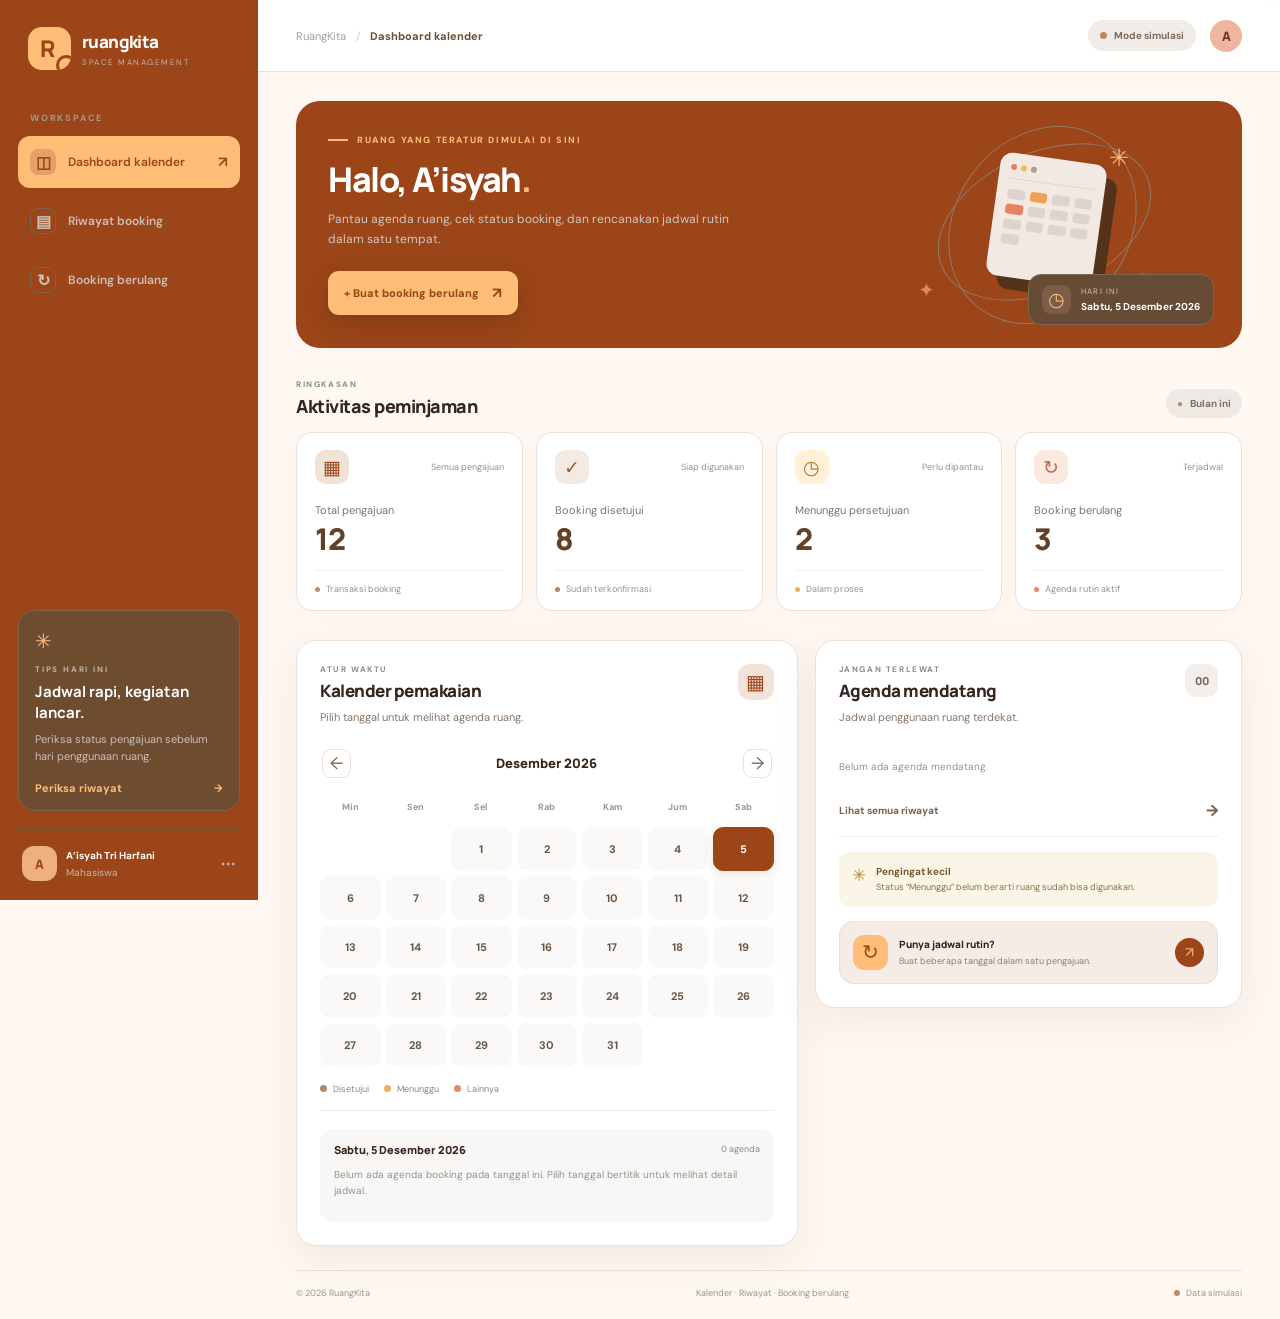
<file: index.html>
<!DOCTYPE html>
<html lang="id">
<head>
  <meta charset="utf-8" />
  <meta name="viewport" content="width=device-width, initial-scale=1.0" />
  <meta name="theme-color" content="#9b4518" />
  <title>RuangKita — Kalender & Riwayat</title>
  <link rel="preconnect" href="https://fonts.googleapis.com" />
  <link rel="preconnect" href="https://fonts.gstatic.com" crossorigin />
  <link href="https://fonts.googleapis.com/css2?family=DM+Sans:wght@400;500;600;700&family=Manrope:wght@400;500;600;700;800&display=swap" rel="stylesheet" />
  <link href="assets/style.css" rel="stylesheet" />
  <script src="assets/jquery.min.js"></script>
</head>
<body>
  <div class="app-shell">
    <aside class="sidebar" id="sidebar">
      <a class="brand" data-page="home" href="#" aria-label="RuangKita beranda">
        <span class="brand-mark" aria-hidden="true"><span>R</span><i></i></span>
        <span class="brand-copy"><b>ruangkita</b><small>SPACE MANAGEMENT</small></span>
      </a>

      <div class="side-label">WORKSPACE</div>
      <nav class="side-nav" aria-label="Navigasi utama">
        <a class="nav-link active" data-page="home" href="#"><span class="nav-icon">◫</span><span>Dashboard kalender</span><span class="nav-arrow">↗</span></a>
        <a class="nav-link ajax-link" data-title="Riwayat Booking" href="pages/riwayat.html"><span class="nav-icon">▤</span><span>Riwayat booking</span></a>
        <a class="nav-link ajax-link" data-title="Booking Berulang" href="pages/berulang.html"><span class="nav-icon">↻</span><span>Booking berulang</span></a>
      </nav>

      <div class="sidebar-tip">
        <span class="tip-spark">✳</span>
        <p class="tip-kicker">TIPS HARI INI</p>
        <b>Jadwal rapi, kegiatan lancar.</b>
        <p>Periksa status pengajuan sebelum hari penggunaan ruang.</p>
        <a class="tip-link ajax-link" data-title="Riwayat Booking" href="pages/riwayat.html">Periksa riwayat <span>→</span></a>
      </div>

      <div class="sidebar-bottom">
        <span class="avatar">A</span>
        <span class="profile-copy"><b>A’isyah Tri Harfani</b><small>Mahasiswa</small></span>
        <span class="profile-menu" aria-hidden="true">•••</span>
      </div>
    </aside>

    <main class="main-area">
      <header class="topbar">
        <div class="topbar-start">
          <button class="mobile-menu" id="mobileMenu" type="button" aria-label="Buka menu">☰</button>
          <div class="breadcrumb"><span>RuangKita</span><span class="crumb-slash">/</span><b id="pageTitle">Dashboard kalender</b></div>
        </div>
        <div class="topbar-right">
          <div class="prototype-label"><span class="live-dot"></span> Mode simulasi</div>
          <span class="avatar top-avatar" aria-label="Profil A’isyah">A</span>
        </div>
      </header>

      <section class="page-content" id="pageContent">
        <section class="welcome-hero">
          <div class="hero-copy">
            <p class="eyebrow"><span class="eyebrow-line"></span> RUANG YANG TERATUR DIMULAI DI SINI</p>
            <h1>Halo, A’isyah<span class="hero-period">.</span></h1>
            <p>Pantau agenda ruang, cek status booking, dan rencanakan jadwal rutin dalam satu tempat.</p>
            <a class="btn btn-lime ajax-link" data-title="Booking Berulang" href="pages/berulang.html">+ Buat booking berulang <span>↗</span></a>
          </div>
          <div class="hero-art" aria-hidden="true">
            <div class="art-orbit orbit-one"></div><div class="art-orbit orbit-two"></div>
            <div class="art-calendar"><div class="art-cal-top"><i></i><i></i><i></i></div><div class="art-cal-grid"><span></span><span></span><span></span><span></span><span></span><span></span><span></span><b></b><b></b><b></b><b></b><b></b><b></b></div></div>
            <span class="art-star star-a">✳</span><span class="art-star star-b">✦</span><span class="art-chip">AGENDA READY</span>
          </div>
          <div class="hero-date"><span class="date-icon">◷</span><span><small>HARI INI</small><b id="todayDate">Memuat tanggal…</b></span></div>
        </section>

        <div class="section-heading stats-heading"><div><span class="section-kicker">RINGKASAN</span><h2>Aktivitas peminjaman</h2></div><span class="period-chip"><span>●</span> Bulan ini</span></div>
        <div class="stats-grid">
          <article class="stat-card stat-total"><div class="stat-card-head"><span class="stat-symbol">▦</span><span class="stat-trend">Semua pengajuan</span></div><p>Total pengajuan</p><div class="stat-value">12</div><div class="stat-foot"><span class="foot-marker"></span> Transaksi booking</div></article>
          <article class="stat-card stat-approved"><div class="stat-card-head"><span class="stat-symbol">✓</span><span class="stat-trend">Siap digunakan</span></div><p>Booking disetujui</p><div class="stat-value">8</div><div class="stat-foot"><span class="foot-marker"></span> Sudah terkonfirmasi</div></article>
          <article class="stat-card stat-pending"><div class="stat-card-head"><span class="stat-symbol">◷</span><span class="stat-trend">Perlu dipantau</span></div><p>Menunggu persetujuan</p><div class="stat-value">2</div><div class="stat-foot"><span class="foot-marker"></span> Dalam proses</div></article>
          <article class="stat-card stat-recurring"><div class="stat-card-head"><span class="stat-symbol">↻</span><span class="stat-trend">Terjadwal</span></div><p>Booking berulang</p><div class="stat-value">3</div><div class="stat-foot"><span class="foot-marker"></span> Agenda rutin aktif</div></article>
        </div>

        <div class="dashboard-grid">
          <section class="panel calendar-panel">
            <div class="panel-heading"><div><span class="section-kicker">ATUR WAKTU</span><h2>Kalender pemakaian</h2><p class="muted">Pilih tanggal untuk melihat agenda ruang.</p></div><span class="panel-icon">▦</span></div>
            <div class="calendar-toolbar"><button class="calendar-nav" id="prevMonth" type="button" aria-label="Bulan sebelumnya">←</button><b id="calendarMonth">Bulan</b><button class="calendar-nav" id="nextMonth" type="button" aria-label="Bulan berikutnya">→</button></div>
            <div class="calendar-grid" id="calendar" aria-label="Kalender bulanan"></div>
            <div class="calendar-legend"><span><i class="legend-dot approved-dot"></i> Disetujui</span><span><i class="legend-dot pending-dot"></i> Menunggu</span><span><i class="legend-dot other-dot"></i> Lainnya</span></div>
            <div class="selected-date-panel" id="selectedDatePanel" aria-live="polite"></div>
          </section>

          <section class="panel agenda-panel">
            <div class="panel-heading"><div><span class="section-kicker">JANGAN TERLEWAT</span><h2>Agenda mendatang</h2><p class="muted">Jadwal penggunaan ruang terdekat.</p></div><span class="agenda-count" id="upcomingCount">03</span></div>
            <div class="schedule-list" id="upcomingList">
              <div class="schedule-item"><div class="schedule-date"><b>27</b><small>OKT</small></div><div class="schedule-detail"><b>K2.03.04</b><span>Diskusi kelompok · 09.00–11.00</span></div><span class="status-badge approved">Disetujui</span></div>
              <div class="schedule-item"><div class="schedule-date"><b>28</b><small>OKT</small></div><div class="schedule-detail"><b>K4.02.01</b><span>Rapat organisasi · 13.00–15.00</span></div><span class="status-badge pending">Menunggu</span></div>
              <div class="schedule-item"><div class="schedule-date"><b>30</b><small>OKT</small></div><div class="schedule-detail"><b>K1.06.03</b><span>Belajar kelompok · 10.00–12.00</span></div><span class="status-badge approved">Disetujui</span></div>
            </div>
            <a class="panel-action ajax-link" data-title="Riwayat Booking" href="pages/riwayat.html">Lihat semua riwayat <span>→</span></a>
            <div class="agenda-note"><span>✳</span><p><b>Pengingat kecil</b><br />Status “Menunggu” belum berarti ruang sudah bisa digunakan.</p></div>
            <div class="recurring-banner"><div class="recurring-symbol">↻</div><div><b>Punya jadwal rutin?</b><p>Buat beberapa tanggal dalam satu pengajuan.</p></div><a class="round-arrow ajax-link" data-title="Booking Berulang" href="pages/berulang.html" aria-label="Buka booking berulang">↗</a></div>
          </section>
        </div>

        <footer class="footer"><span>© 2026 RuangKita</span><span>Kalender · Riwayat · Booking berulang</span><span class="demo-foot"><i></i> Data simulasi</span></footer>
      </section>
    </main>
  </div>
  <script src="assets/pages-data.js"></script>
  <script src="assets/app.js"></script>
</body>
</html>
</file>
<file: assets/style.css>
:root{--forest:#9b4518;--forest-2:#ad531d;--forest-3:#c86b2b;--lime:#ffbd78;--lime-dark:#f4a256;--paper:#fff8f2;--white:#fff;--ink:#34251d;--muted:#8a7668;--line:#efe0d3;--soft:#fff0e4;--coral:#e98568;--gold:#edbf61;--shadow:0 14px 42px rgba(63,35,17,.075);--radius:20px}
*{box-sizing:border-box}html{scroll-behavior:smooth}body{margin:0;background:var(--paper);font-family:"DM Sans",Arial,sans-serif;color:var(--ink);font-size:14px}button,input,select,textarea{font:inherit}button,a,select,input,textarea{-webkit-tap-highlight-color:transparent}button{cursor:pointer}a{color:inherit}.app-shell{min-height:100vh}.sidebar{width:258px;background:var(--forest);color:#fff;position:fixed;inset:0 auto 0 0;padding:27px 18px 18px;display:flex;flex-direction:column;z-index:30;overflow-y:auto}.brand{display:flex;align-items:center;gap:11px;text-decoration:none;color:#fff;padding:0 10px 42px}.brand-mark{width:43px;height:43px;border-radius:14px;background:var(--lime);color:var(--forest);display:grid;place-items:center;font:800 23px Manrope,sans-serif;position:relative;overflow:hidden}.brand-mark span{transform:translate(-2px,-1px)}.brand-mark i{position:absolute;width:20px;height:20px;border:3px solid var(--forest);border-radius:50%;right:-5px;bottom:-5px;background:transparent}.brand-copy b{display:block;font:800 17px Manrope,sans-serif;letter-spacing:-.6px}.brand-copy small{display:block;color:#c2b4a9;font-size:8px;letter-spacing:1.5px;margin-top:4px}.side-label{font-size:9px;letter-spacing:1.8px;font-weight:700;color:#a6978b;padding:0 12px 12px}.side-nav{display:grid;gap:7px}.nav-link{display:flex;align-items:center;gap:12px;text-decoration:none;color:#cac0b7;padding:13px 12px;border-radius:12px;font-weight:600;font-size:12px;transition:background .18s,color .18s}.nav-icon{width:26px;height:26px;border:1px solid #7b634f;border-radius:8px;display:grid;place-items:center;font-size:16px;flex-shrink:0}.nav-link:hover{background:#6c4d35;color:#fff}.nav-link.active{background:var(--lime);color:var(--forest)}.nav-link.active .nav-icon{background:#e5a068;border-color:#e5a068}.nav-arrow{margin-left:auto;font-size:15px}.sidebar-tip{margin-top:auto;border:1px solid #7b6552;background:#6d4c30;border-radius:17px;padding:17px 16px 15px;position:relative;margin-bottom:17px}.tip-spark{color:var(--lime);font-size:20px}.tip-kicker{font-size:8px;letter-spacing:1.8px;color:#c4b4a7;font-weight:700;margin:10px 0 8px}.sidebar-tip>b{display:block;font:700 15px/1.35 Manrope,sans-serif;max-width:170px}.sidebar-tip>p:not(.tip-kicker){font-size:11px;line-height:1.6;color:#cbbfb6;margin:8px 0 15px}.tip-link{font-size:11px;color:var(--lime);font-weight:700;text-decoration:none;display:flex;justify-content:space-between}.sidebar-bottom{display:flex;align-items:center;gap:9px;padding:17px 4px 1px;border-top:1px solid #6f5846}.avatar{width:35px;height:35px;border-radius:12px;background:#edb07e;color:var(--forest);display:grid;place-items:center;font:800 13px Manrope,sans-serif;flex-shrink:0}.profile-copy{min-width:0}.profile-copy b{display:block;font-size:10px;white-space:nowrap}.profile-copy small{display:block;color:#c2b4a9;font-size:10px;margin-top:4px}.profile-menu{margin-left:auto;color:#bdb0a6;font-size:12px;letter-spacing:1px}.main-area{margin-left:258px;min-height:100vh}.topbar{height:72px;background:rgba(255,255,255,.88);border-bottom:1px solid var(--line);display:flex;align-items:center;justify-content:space-between;padding:0 38px;position:sticky;top:0;z-index:15;backdrop-filter:blur(12px)}.topbar-start,.topbar-right{display:flex;align-items:center;gap:14px}.breadcrumb{font-size:11px;color:#99a49c}.breadcrumb b{color:#68503b;font-weight:700}.crumb-slash{margin:0 10px;color:#cbc7c3}.prototype-label{font-size:10px;font-weight:700;color:#7b6a5b;background:#f2ece8;border-radius:30px;padding:9px 12px;display:flex;align-items:center;gap:7px}.live-dot,.demo-foot i{width:7px;height:7px;border-radius:50%;background:#bb8b63;display:inline-block}.top-avatar{width:32px;height:32px;border-radius:50%;background:#f0b59f;color:#633c2d}.mobile-menu{display:none;background:transparent;border:1px solid var(--line);border-radius:10px;width:38px;height:38px;color:var(--forest);font-size:18px}.page-content,.subpage{padding:29px 38px 20px;max-width:1600px;margin:0 auto}.welcome-hero{min-height:247px;background:var(--forest);color:#fff;border-radius:24px;padding:30px 32px;position:relative;overflow:hidden;display:flex;align-items:center;margin-bottom:31px}.hero-copy{position:relative;z-index:2;max-width:560px}.eyebrow{display:flex;align-items:center;gap:9px;color:#957962;font-size:9px;letter-spacing:1.6px;font-weight:800;margin:0 0 13px}.welcome-hero .eyebrow{color:var(--lime)}.eyebrow-line{display:inline-block;width:20px;height:2px;background:currentColor}.welcome-hero h1,.subpage-hero h1{font:800 34px/1.18 Manrope,sans-serif;letter-spacing:-1.5px;margin:0 0 10px}.hero-period{color:var(--coral)}.welcome-hero .hero-period{color:var(--lime)}.hero-copy>p:not(.eyebrow){max-width:430px;color:#d0c7bf;line-height:1.7;font-size:12px;margin:0 0 22px}.btn{display:inline-flex;align-items:center;justify-content:center;gap:13px;border:0;border-radius:11px;padding:12px 16px;text-decoration:none;font-size:11px;font-weight:800;transition:transform .17s,box-shadow .17s,background .17s}.btn:hover{transform:translateY(-1px)}.btn-lime{background:var(--lime);color:var(--forest);box-shadow:0 8px 22px #442a1440}.btn-lime:hover{background:#f1c29b}.btn-lime span{font-size:15px}.hero-art{position:absolute;right:9%;top:18px;width:260px;height:212px;opacity:.98}.art-orbit{position:absolute;border:1px solid #917c6b;border-radius:50%;transform:rotate(-24deg)}.orbit-one{width:225px;height:140px;right:0;top:33px}.orbit-two{width:175px;height:210px;right:27px;top:1px;transform:rotate(37deg)}.art-calendar{position:absolute;right:57px;top:39px;width:107px;height:124px;border-radius:12px;background:#f5eee9;box-shadow:12px 12px 0 #53341b;transform:rotate(8deg);padding:11px}.art-cal-top{display:flex;gap:4px;border-bottom:1px solid #e3dcd6;padding-bottom:8px}.art-cal-top i{width:6px;height:6px;background:var(--coral);border-radius:50%}.art-cal-top i:nth-child(2){background:var(--gold)}.art-cal-top i:nth-child(3){background:#b89f8b}.art-cal-grid{display:grid;grid-template-columns:repeat(4,1fr);gap:5px;margin-top:10px}.art-cal-grid span,.art-cal-grid b{height:10px;border-radius:3px;background:#e0d8d2}.art-cal-grid span:nth-child(2),.art-cal-grid b:nth-child(2){background:var(--lime-dark)}.art-cal-grid span:nth-child(5),.art-cal-grid b:nth-child(4){background:#e98668}.art-star{position:absolute;color:var(--lime);font-size:24px}.star-a{right:28px;top:23px}.star-b{left:21px;bottom:28px;color:var(--coral);font-size:20px}.art-chip{position:absolute;right:2px;bottom:28px;background:var(--lime);color:var(--forest);padding:8px 11px;border-radius:30px;font-size:8px;letter-spacing:1px;font-weight:800;transform:rotate(-5deg)}.hero-date{position:absolute;right:28px;bottom:23px;display:flex;align-items:center;gap:10px;background:#674c35;border:1px solid #796757;border-radius:13px;padding:10px 13px;z-index:3}.date-icon{width:29px;height:29px;display:grid;place-items:center;border-radius:9px;background:#7b5e47;color:var(--lime);font-size:19px}.hero-date small{display:block;color:#cdc0b5;font-size:8px;letter-spacing:1.2px;margin-bottom:4px}.hero-date b{display:block;font-size:10px;color:#fff}.section-heading{display:flex;align-items:end;justify-content:space-between;gap:12px}.stats-heading{margin-bottom:14px}.section-kicker{display:block;color:#849189;font-size:8px;font-weight:800;letter-spacing:1.6px;margin-bottom:6px}.section-heading h2,.panel-heading h2{font:800 18px/1.3 Manrope,sans-serif;letter-spacing:-.5px;margin:0;color:var(--ink)}.period-chip{background:#eee9e4;border-radius:30px;color:#7f7064;font-size:10px;font-weight:700;padding:8px 11px;white-space:nowrap}.period-chip span{color:#b88e6b;margin-right:5px}.stats-grid{display:grid;grid-template-columns:repeat(4,minmax(0,1fr));gap:13px;margin-bottom:29px}.stat-card{padding:17px 18px 15px;border-radius:17px;background:#fff;border:1px solid var(--line);box-shadow:0 4px 20px #5c483806;min-width:0}.stat-card-head{display:flex;align-items:center;justify-content:space-between;margin-bottom:19px;gap:6px}.stat-symbol{width:34px;height:34px;display:grid;place-items:center;border-radius:11px;background:#f2ede9;font-size:19px;color:var(--forest)}.stat-total .stat-symbol{background:#f0e2d7}.stat-approved .stat-symbol{background:#f2eae3;color:#8e623f}.stat-pending .stat-symbol{background:#fff0d7;color:#a8762b}.stat-recurring .stat-symbol{background:#fbe8df;color:#bd6b50}.stat-trend{font-size:9px;color:#89968c;white-space:nowrap}.stat-card>p{font-size:11px;color:#6d7d73;margin:0 0 4px}.stat-value{font:800 30px/1.2 Manrope,sans-serif;letter-spacing:-1px;color:#624126}.stat-foot{display:flex;align-items:center;gap:6px;border-top:1px solid #f1eeec;padding-top:12px;margin-top:13px;font-size:9px;color:#8b978e}.foot-marker{width:5px;height:5px;border-radius:50%;background:#b79376}.stat-approved .foot-marker{background:#ad8768}.stat-pending .foot-marker{background:#e7b356}.stat-recurring .foot-marker{background:#e98568}.dashboard-grid{display:grid;grid-template-columns:minmax(0,1.08fr) minmax(360px,.92fr);gap:17px;align-items:start}.panel{background:#fff;border:1px solid var(--line);border-radius:20px;box-shadow:var(--shadow);padding:23px;min-width:0}.panel-heading{display:flex;align-items:flex-start;justify-content:space-between;gap:15px;margin-bottom:22px}.panel-heading h2{font-size:17px;margin:0 0 6px}.muted{color:var(--muted);line-height:1.65;font-size:11px;margin:0}.panel-icon{width:36px;height:36px;border-radius:12px;background:#f1e3d8;color:var(--forest);display:grid;place-items:center;font-size:20px;flex-shrink:0}.calendar-toolbar{display:flex;align-items:center;justify-content:space-between;padding:0 2px 15px}.calendar-toolbar>b{font:800 13px Manrope,sans-serif}.calendar-nav{width:29px;height:29px;border:1px solid var(--line);border-radius:9px;background:#fff;color:#79685a;font-size:17px;display:grid;place-items:center}.calendar-nav:hover{background:var(--forest);color:white}.calendar-grid{display:grid;grid-template-columns:repeat(7,minmax(0,1fr));gap:5px}.calendar-day-name{text-align:center;font-size:9px;color:#a09891;font-weight:800;padding:8px 0 9px}.calendar-cell{position:relative;min-height:44px;border:1px solid transparent;border-radius:10px;background:#fbf9f8;display:flex;flex-direction:column;align-items:center;justify-content:center;gap:5px;color:#695647;cursor:pointer;font-size:11px;transition:border .15s,background .15s}.calendar-cell:hover{border-color:#cbb3a0;background:#f7efe9}.calendar-cell b{font-weight:700}.calendar-cell.muted-day{background:transparent;cursor:default}.calendar-cell.muted-day:hover{border-color:transparent}.calendar-cell.today{background:#f3e5d9;border-color:#e6c6ac;color:#6f5037}.calendar-cell.selected{background:var(--forest);color:#fff;border-color:var(--forest);box-shadow:0 4px 12px #62412624}.calendar-cell.selected .event-dot{border-color:var(--forest)}.event-dot{position:absolute;bottom:5px;width:5px;height:5px;border-radius:50%;background:#d0a05b}.event-dot.green-dot{background:#ae8b6e}.event-dot.orange-dot{background:#eab05e}.event-dot.coral-dot{background:#e98568}.calendar-legend{display:flex;gap:15px;flex-wrap:wrap;margin:16px 0 18px;padding-bottom:15px;border-bottom:1px solid #f0ece9}.calendar-legend span{display:flex;align-items:center;gap:6px;color:#7f8b82;font-size:9px}.legend-dot{width:7px;height:7px;display:inline-block;border-radius:50%}.approved-dot{background:#ae8b6e}.pending-dot{background:#eab05e}.other-dot{background:#e98568}.selected-date-panel{background:#f9f7f5;border-radius:13px;padding:13px 14px;min-height:75px}.selected-date-head{display:flex;align-items:center;justify-content:space-between;gap:10px;margin-bottom:8px}.selected-date-head b{font:800 11px Manrope,sans-serif}.selected-date-head span{font-size:9px;color:#819087}.selected-agenda-item{display:flex;align-items:center;justify-content:space-between;gap:10px;padding:8px 0;border-top:1px solid #ebe6e2;font-size:10px}.selected-agenda-item b{font-size:10px}.selected-agenda-item small{display:block;color:#839188;margin-top:3px}.empty-day{font-size:10px;line-height:1.6;color:#8b978e}.agenda-count{width:33px;height:33px;display:grid;place-items:center;background:#f3eee9;color:#7b695a;border-radius:11px;font:800 11px Manrope,sans-serif}.schedule-list{display:grid}.schedule-item{display:flex;align-items:center;gap:12px;padding:15px 0;border-bottom:1px solid #f0ece9;min-width:0}.schedule-item:first-child{padding-top:0}.schedule-date{width:43px;height:48px;background:#f3ede8;border-radius:12px;display:flex;flex-direction:column;justify-content:center;align-items:center;flex-shrink:0}.schedule-date b{font:800 18px/1 Manrope,sans-serif;color:var(--forest)}.schedule-date small{font-size:8px;font-weight:800;letter-spacing:1px;margin-top:5px;color:#819083}.schedule-detail{min-width:0;flex:1}.schedule-detail>b{display:block;font:800 11px Manrope,sans-serif;margin-bottom:5px;color:#5b4738}.schedule-detail>span{display:block;font-size:9px;line-height:1.5;color:#849088}.status-badge,.table-status{border-radius:7px;padding:6px 8px;font-size:8px;font-weight:800;white-space:nowrap}.approved{background:#f3ebe5;color:#8e6442}.pending{background:#fff2d9;color:#a57229}.cancelled{background:#f9e9e3;color:#b8664f}.rejected{background:#f7e4e8;color:#ad5164}.panel-action{display:flex;align-items:center;justify-content:space-between;text-decoration:none;color:#7c6451;font-size:10px;font-weight:800;padding:15px 0;border-bottom:1px solid #f0ece9}.panel-action span{font-size:16px}.agenda-note{display:flex;gap:10px;background:#fbf5e7;border-radius:11px;padding:12px 13px;margin-top:15px}.agenda-note>span{color:#bd8b31;font-size:17px}.agenda-note p{color:#81734e;font-size:9px;line-height:1.65;margin:0}.agenda-note p b{color:#735b2e;font-size:10px}.recurring-banner{display:flex;align-items:center;gap:11px;background:#f5ece5;border:1px solid #ebded3;border-radius:14px;padding:13px;margin-top:14px}.recurring-symbol{width:35px;height:35px;display:grid;place-items:center;background:var(--lime);color:var(--forest);border-radius:11px;font-size:20px;flex-shrink:0}.recurring-banner>div:nth-child(2){min-width:0;flex:1}.recurring-banner b{display:block;font:800 10px Manrope,sans-serif}.recurring-banner p{margin:4px 0 0;color:#897f77;font-size:9px;line-height:1.5}.round-arrow{width:29px;height:29px;display:grid;place-items:center;border-radius:50%;background:var(--forest);color:var(--lime);text-decoration:none;font-size:14px;flex-shrink:0}.footer{display:flex;justify-content:space-between;align-items:center;gap:12px;border-top:1px solid #e8e3df;margin-top:24px;padding-top:16px;color:#909a91;font-size:9px}.demo-foot{display:flex;align-items:center;gap:6px}.demo-foot i{width:6px;height:6px}
/* Subpages */
.subpage{padding-top:33px}.subpage-hero{display:flex;align-items:center;justify-content:space-between;gap:25px;margin-bottom:25px;min-height:120px}.subpage-hero h1{color:var(--ink);font-size:31px;margin-bottom:8px}.subpage-hero .muted{max-width:610px;font-size:12px}.subpage-art{width:136px;height:108px;border-radius:20px;background:var(--forest);position:relative;display:grid;place-items:center;color:var(--lime);flex-shrink:0;overflow:hidden}.subpage-art:before,.subpage-art:after{content:"";position:absolute;width:90px;height:90px;border:1px solid #877669;border-radius:50%;left:-22px;top:38px}.subpage-art:after{width:125px;height:125px;left:auto;right:-51px;top:-45px}.history-art>span{font-size:43px;z-index:1;transform:rotate(-5deg)}.history-art>i{position:absolute;z-index:2;font-style:normal;background:var(--coral);color:#fff;border:3px solid var(--forest);width:28px;height:28px;border-radius:50%;display:grid;place-items:center;font-size:12px;right:29px;bottom:23px}.history-art>b{position:absolute;top:14px;right:14px;color:#d5cbc3;font-size:8px;letter-spacing:2px}.recurring-art>span{font-size:48px;z-index:1}.recurring-art>i{position:absolute;left:20px;top:15px;font-style:normal;font-size:8px;color:var(--forest);background:var(--lime);border-radius:5px;padding:5px}.recurring-art>b{position:absolute;right:12px;bottom:13px;font-size:8px;letter-spacing:1.4px;color:#d9d0c8}.history-panel{padding:24px}.history-heading{align-items:center;margin-bottom:22px}.history-heading-actions{display:flex;align-items:center;gap:9px}.results-chip{display:inline-flex;align-items:center;gap:6px;border:1px solid #ece7e3;border-radius:30px;padding:8px 11px;font-size:9px;font-weight:700;color:#78877c;white-space:nowrap}.results-chip i{width:6px;height:6px;border-radius:50%;background:#b9987d}.btn-outline{background:#fff;border:1px solid #e3ddd8;color:#78624f}.btn-outline:hover{background:#f6f0eb}.export-btn{padding:10px 12px;gap:7px}.export-btn span{font-size:15px}.filter-row{display:flex;align-items:center;gap:10px;margin-bottom:18px;flex-wrap:wrap}.search-field{height:43px;display:flex;align-items:center;gap:9px;border:1px solid #e8e3df;border-radius:11px;padding:0 11px;background:#fdfbfa;flex:1 1 260px;min-width:190px}.search-field>span{font-size:23px;color:#87958b;line-height:1;transform:rotate(-20deg)}.search-field input{border:0;outline:0;background:transparent;width:100%;min-width:0;font-size:11px;color:var(--ink)}.search-field kbd{border:1px solid #e8e3df;border-radius:5px;color:#98a399;background:white;padding:2px 6px;font-size:9px}.filter-select{height:43px;border:1px solid #e8e3df;border-radius:11px;background:#fdfbfa;padding:6px 10px;display:flex;flex-direction:column;gap:2px;min-width:123px}.filter-select>span{font-size:8px;color:#8a968d}.filter-select select,.filter-select input{border:0;outline:0;max-width:100%;background:transparent;color:#6c5848;font-weight:700;font-size:10px}.date-filter{min-width:142px}.date-filter input{width:130px}.btn-quiet{background:#f2efed;color:#796f67}.btn-quiet:hover{background:#eae5e1}.clear-filters{padding:11px 12px;white-space:nowrap}.table-responsive{width:100%;overflow-x:auto;border:1px solid #f0ece9;border-radius:12px}.data-table{width:100%;border-collapse:collapse;min-width:760px;text-align:left}.data-table th{background:#f8f6f4;color:#87938a;font-size:8px;letter-spacing:.9px;font-weight:800;padding:13px 14px;white-space:nowrap}.data-table td{padding:14px;color:#73655b;font-size:10px;border-top:1px solid #f0ece9;vertical-align:middle}.data-table tbody tr:hover{background:#fdfbf9}.data-table td:first-child{font:800 10px Manrope,sans-serif;color:#624833}.data-table td:nth-child(2){font-weight:700;color:#624c3a}.data-table td:last-child{text-align:right}.data-table .btn{padding:8px 11px;border-radius:8px;font-size:9px}.table-footer{display:flex;align-items:center;justify-content:space-between;gap:12px;padding:15px 2px 0;color:#7f8d83;font-size:10px}.pagination{display:flex;align-items:center;gap:5px}.page-button{min-width:29px;height:29px;padding:0 7px;border:1px solid #e7e1dc;border-radius:8px;background:#fff;color:#7c7066;font-size:10px}.page-button.selected{background:var(--forest);border-color:var(--forest);color:var(--lime)}.page-button:disabled{opacity:.4;cursor:default}.notice{font-size:10px;color:#857261;margin-top:12px}.detail-card,.result-card{margin-top:16px;background:#f7f0eb;border:1px solid #ebdcd0;border-radius:15px;padding:18px 20px;color:#6b5746;line-height:1.85;font-size:11px}.detail-card h3,.result-card h3{font:800 15px Manrope,sans-serif;margin:0 0 10px}.detail-grid{display:grid;grid-template-columns:repeat(3,minmax(0,1fr));gap:12px;margin-top:12px}.detail-grid>div{background:#fff;border:1px solid #ede5df;border-radius:10px;padding:11px}.detail-grid small{display:block;color:#859386;font-size:9px;margin-bottom:4px}.detail-grid b{font-size:11px;color:#6d5038}.prototype-note{display:flex;align-items:flex-start;gap:9px;color:#87948a;font-size:10px;line-height:1.65;margin:15px 2px}.prototype-note span{color:#9a816d;font-size:15px}
/* Form */
.form-layout{display:grid;grid-template-columns:minmax(0,1.55fr) minmax(270px,.75fr);gap:17px;align-items:start}.form-panel{padding:24px}.step-indicator{background:#f3efeb;border-radius:9px;padding:8px 10px;font:800 10px Manrope,sans-serif;color:#7c5f48;white-space:nowrap}.step-indicator span{color:#9aa69b;font-weight:600}.form-section-title{display:flex;align-items:center;gap:10px;padding-bottom:12px;border-bottom:1px solid #f0ece9;margin-bottom:17px}.form-section-title>span{width:27px;height:27px;border-radius:8px;display:grid;place-items:center;background:var(--forest);color:var(--lime);font:800 10px Manrope,sans-serif}.form-section-title>b{font:800 12px Manrope,sans-serif}.section-spaced{margin-top:25px}.form-grid{display:grid;grid-template-columns:repeat(2,minmax(0,1fr));gap:16px 14px}.form-grid>label,.full-label{display:flex;flex-direction:column;gap:7px;color:#74675d;font-size:10px;font-weight:700;min-width:0}.form-grid input,.form-grid select,.full-label textarea{width:100%;min-width:0;border:1px solid #e7e2dd;border-radius:10px;outline:0;background:#fdfbfa;color:#69513d;padding:12px;font-size:11px;font-weight:500;transition:border .15s,box-shadow .15s}.form-grid input:focus,.form-grid select:focus,.full-label textarea:focus{border-color:#b29278;box-shadow:0 0 0 3px #f2e6dd}.form-grid input::placeholder,.full-label textarea::placeholder{color:#a4aea5}.form-grid input,.form-grid select{height:42px}.field-error{font-size:9px;color:#bf5a55;font-weight:600;min-height:0}.field-error:empty{display:none}.field-hint{font-size:9px;color:#92a096;font-weight:500}.weekday-block{margin-top:22px}.weekday-title{font-size:10px;color:#74675d;font-weight:800;margin-bottom:10px}.weekday-title small{font-size:9px;font-weight:500;color:#8c9a90;margin-left:7px}.weekday-options{display:flex;gap:8px;flex-wrap:wrap}.weekday-options label{cursor:pointer;position:relative}.weekday-options input{position:absolute;opacity:0;width:1px;height:1px}.weekday-options label span{min-width:47px;height:39px;border:1px solid #e8e2de;border-radius:10px;background:#fdfbfa;display:grid;place-items:center;color:#6d7d71;font-size:10px;font-weight:700;transition:.15s}.weekday-options label:hover span{border-color:#c6ab95}.weekday-options input:checked+span{background:var(--forest);border-color:var(--forest);color:var(--lime);box-shadow:0 4px 9px #6241261c}.weekday-options input:focus-visible+span{outline:2px solid #a9886d;outline-offset:2px}.notes-label{margin-top:21px}.notes-label>span{font-weight:500;color:#97a196;float:none}.full-label textarea{resize:vertical;line-height:1.6;min-height:77px}.notes-label .field-hint{text-align:right;margin-top:-2px}.form-alert{display:none;margin-top:17px;padding:12px 13px;border-radius:10px;font-size:10px;line-height:1.6}.form-alert.error{display:block;background:#fff0eb;color:#a04e3e;border:1px solid #f4d7cd}.form-alert.success{display:block;background:#f6ece4;color:#82664f;border:1px solid #eadacc}.form-actions{display:flex;justify-content:space-between;align-items:center;gap:10px;border-top:1px solid #f0ece9;margin-top:23px;padding-top:19px}.form-actions .btn{padding:12px 15px}.btn-primary{background:var(--forest);color:#fff;box-shadow:0 7px 16px #62412617}.btn-primary:hover{background:#6b4a2e}.btn-primary span{color:var(--lime);font-size:15px}.rules-panel{background:#f2ece7;border-color:#e9e2dc;box-shadow:none;padding:20px;position:sticky;top:91px}.rules-illustration{height:122px;border-radius:15px;background:var(--forest);position:relative;display:grid;place-items:center;overflow:hidden;margin-bottom:22px;color:var(--lime)}.rules-illustration:before,.rules-illustration:after{content:"";width:120px;height:120px;position:absolute;border-radius:50%;border:1px solid #806a58;left:-27px;top:45px}.rules-illustration:after{left:auto;right:-20px;top:-54px;width:145px;height:145px}.rules-illustration>span{font-size:52px;z-index:1}.rules-illustration>i{position:absolute;right:42px;top:23px;font-size:19px;color:var(--coral);font-style:normal}.rules-illustration>b{position:absolute;left:18px;top:15px;font-size:8px;letter-spacing:2px;color:#d0c3b9}.rules-panel .section-kicker{color:#978a7f}.rules-panel h3{font:800 17px Manrope,sans-serif;margin:0 0 18px;color:#68503d}.rules-list{list-style:none;margin:0;padding:0;display:grid;gap:16px}.rules-list li{display:flex;align-items:flex-start;gap:10px}.rules-list li>span{flex-shrink:0;width:23px;height:23px;border-radius:8px;background:#e8d4c4;color:#785f4b;display:grid;place-items:center;font-size:11px;font-weight:800}.rules-list li b{display:block;font-size:10px;color:#685342;margin:2px 0 4px}.rules-list li p{margin:0;font-size:9px;line-height:1.6;color:#7d8b7c}.rules-divider{height:1px;background:#e4dcd5;margin:20px 0 15px}.simulation-note{display:flex;gap:9px;align-items:flex-start}.simulation-note>span{font-size:15px;color:#937a65}.simulation-note p{font-size:9px;line-height:1.65;color:#8b8179;margin:0}.simulation-note b{color:#776353}.recurring-result{margin-bottom:15px}.result-top{display:flex;align-items:flex-start;justify-content:space-between;gap:12px;margin-bottom:12px}.result-top p{margin:0;color:#87776b;font-size:10px}.result-code{display:inline-block;background:#fff;border:1px solid #e9ddd3;border-radius:8px;padding:7px 9px;font:800 10px Manrope,sans-serif;color:#6b523d}.occurrence-list{display:flex;flex-wrap:wrap;gap:7px;margin-top:12px}.occurrence-chip{background:#fff;border:1px solid #e9dfd7;border-radius:8px;padding:8px 10px;font-size:9px;color:#705f50}.occurrence-chip b{color:#6f5037}.result-disclaimer{font-size:10px;color:#8e8074;line-height:1.7;margin:13px 0 0}.form-submit-loading{opacity:.7;pointer-events:none}
@media(min-width:1500px){.page-content,.subpage{padding-left:48px;padding-right:48px}.welcome-hero{min-height:260px}.hero-art{right:12%}}
@media(max-width:1250px){.page-content,.subpage{padding-left:25px;padding-right:25px}.topbar{padding:0 25px}.stats-grid{gap:10px}.stat-card{padding:15px}.stat-trend{white-space:normal;text-align:right}.dashboard-grid{grid-template-columns:minmax(0,1fr) minmax(320px,.9fr)}.hero-art{right:8%}.hero-date{right:18px;bottom:15px}.form-layout{grid-template-columns:minmax(0,1.3fr) minmax(250px,.8fr)}}
@media(max-width:1020px){.sidebar{width:232px}.main-area{margin-left:232px}.dashboard-grid{grid-template-columns:1fr}.agenda-panel{display:grid}.hero-art{right:8%;opacity:.7}.welcome-hero{padding-right:250px}.hero-date{right:18px;bottom:15px}.stats-grid{grid-template-columns:repeat(2,minmax(0,1fr))}.stat-card-head{margin-bottom:12px}.form-layout{grid-template-columns:1fr}.rules-panel{position:static}.rules-illustration{height:95px}.rules-list{grid-template-columns:repeat(2,minmax(0,1fr))}.rules-divider{margin-top:17px}.history-heading{align-items:flex-start}}
@media(max-width:760px){.sidebar{transform:translateX(-102%);transition:transform .24s ease;box-shadow:15px 0 50px #4e301725}.sidebar.open{transform:translateX(0)}.main-area{margin-left:0}.mobile-menu{display:grid;place-items:center}.topbar{height:63px;padding:0 16px}.topbar-start{gap:10px}.breadcrumb{font-size:10px}.prototype-label{font-size:0;padding:9px}.prototype-label .live-dot{width:8px;height:8px}.topbar-right{gap:9px}.page-content,.subpage{padding:20px 16px 17px}.welcome-hero{padding:25px 22px 78px;min-height:292px;align-items:flex-start;margin-bottom:24px}.welcome-hero h1{font-size:30px}.hero-copy>p:not(.eyebrow){font-size:11px;max-width:370px}.hero-art{right:-36px;top:56px;opacity:.17;transform:scale(.9)}.hero-date{left:20px;right:auto;bottom:16px;padding:8px 10px}.section-heading h2{font-size:16px}.stats-grid{gap:10px;margin-bottom:22px}.stat-card{padding:13px;border-radius:14px}.stat-card-head{align-items:flex-start;flex-direction:column;gap:8px;margin-bottom:13px}.stat-trend{font-size:8px;text-align:left}.stat-value{font-size:27px}.stat-card>p{font-size:10px;min-height:25px}.stat-foot{font-size:8px;padding-top:9px;margin-top:10px}.panel{padding:17px;border-radius:16px}.panel-heading{margin-bottom:18px}.panel-heading h2{font-size:15px}.calendar-cell{min-height:39px;font-size:10px;border-radius:8px}.calendar-grid{gap:4px}.calendar-legend{gap:10px}.selected-date-panel{padding:11px}.schedule-item{gap:9px}.schedule-date{width:39px;height:44px}.schedule-detail>span{font-size:8px}.status-badge{font-size:7px;padding:5px 6px}.footer{flex-wrap:wrap;justify-content:flex-start}.footer span:nth-child(2){display:none}.subpage-hero{min-height:105px;margin-bottom:18px}.subpage-hero h1{font-size:27px}.subpage-hero .muted{font-size:11px;max-width:440px}.subpage-art{width:85px;height:85px;border-radius:16px}.history-art>span,.recurring-art>span{font-size:35px}.history-art>i{right:10px;bottom:14px}.history-heading{flex-direction:column;gap:14px}.history-heading-actions{width:100%;justify-content:space-between}.filter-row{gap:8px}.search-field{flex-basis:100%;height:42px}.filter-select{flex:1;min-width:0}.date-filter{flex:1.2}.date-filter input{width:100%;font-size:9px}.clear-filters{flex:0 0 auto;padding:10px}.data-table{min-width:740px}.table-footer{align-items:flex-start;flex-direction:column}.detail-grid{grid-template-columns:repeat(2,minmax(0,1fr))}.form-panel{padding:17px}.form-grid{gap:14px 10px}.form-grid>label,.full-label{font-size:9px}.form-grid input,.form-grid select,.full-label textarea{font-size:10px;padding:10px}.weekday-options{gap:6px}.weekday-options label span{min-width:42px;height:36px}.rules-panel{padding:17px}.rules-list{grid-template-columns:1fr}.form-actions .btn{font-size:10px;padding:11px 12px}}
@media(max-width:430px){.welcome-hero{padding-left:18px;padding-right:18px}.welcome-hero h1{font-size:27px}.welcome-hero .eyebrow{font-size:8px;letter-spacing:1.2px}.btn-lime{font-size:10px;padding:11px 12px}.stats-grid{gap:8px}.stat-card{padding:11px}.stat-symbol{width:30px;height:30px;font-size:17px}.stat-value{font-size:25px}.period-chip{font-size:8px;padding:7px 8px}.calendar-cell{min-height:34px}.calendar-grid{gap:3px}.calendar-day-name{font-size:8px}.agenda-note{padding:10px}.schedule-item{flex-wrap:wrap}.schedule-detail{flex:1;min-width:120px}.status-badge{margin-left:48px;margin-top:-6px}.subpage-art{width:66px;height:76px}.subpage-hero h1{font-size:24px}.subpage-hero .muted{max-width:270px}.subpage-art:before{left:-36px}.history-heading-actions{gap:6px}.results-chip{font-size:8px;padding:8px}.export-btn{font-size:9px;padding:9px}.filter-select{padding:6px 7px}.clear-filters{font-size:9px;padding:10px 8px}.form-grid{grid-template-columns:1fr}.form-grid>label{gap:6px}.participants-field{grid-column:auto}.weekday-title small{display:block;margin:4px 0 0}.form-actions{align-items:stretch}.form-actions .btn{flex:1}.detail-grid{grid-template-columns:1fr}.result-top{flex-direction:column}}
@media(prefers-reduced-motion:reduce){*,*::before,*::after{scroll-behavior:auto!important;transition:none!important}}
</file>
